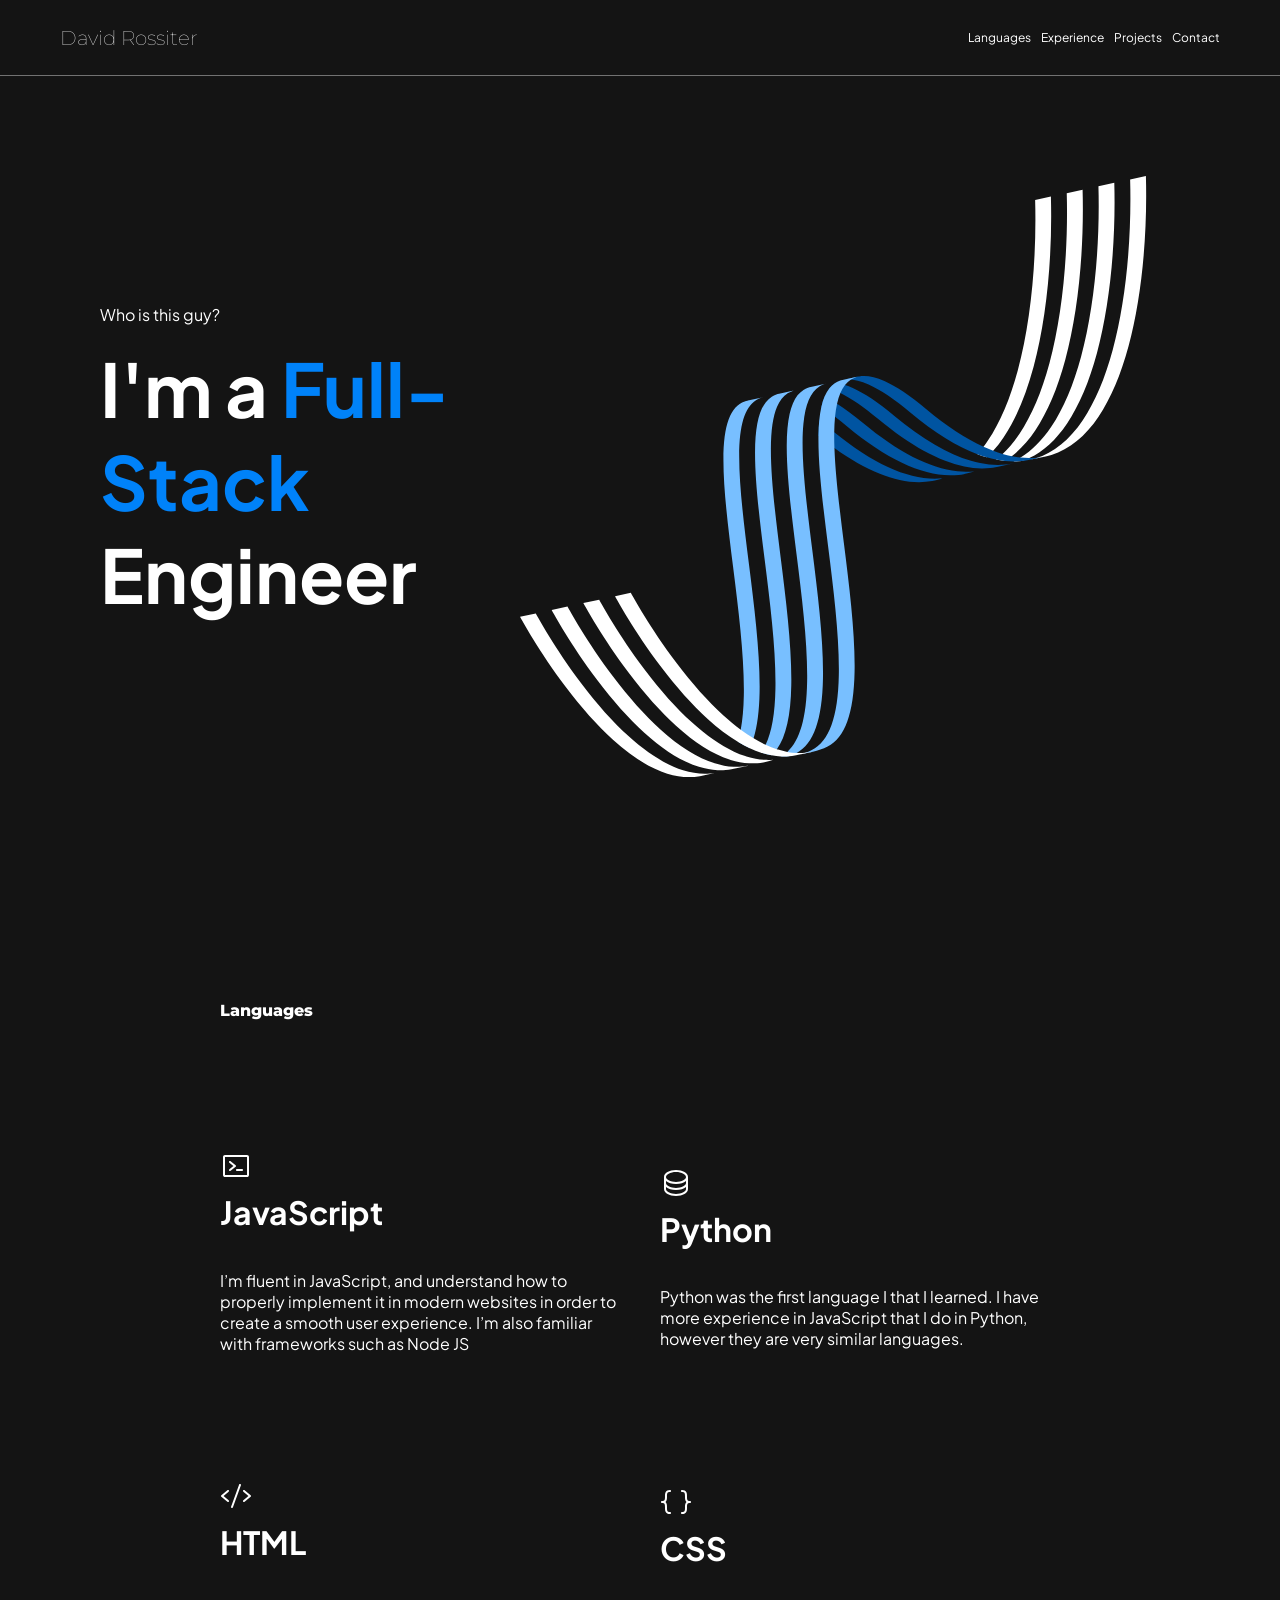
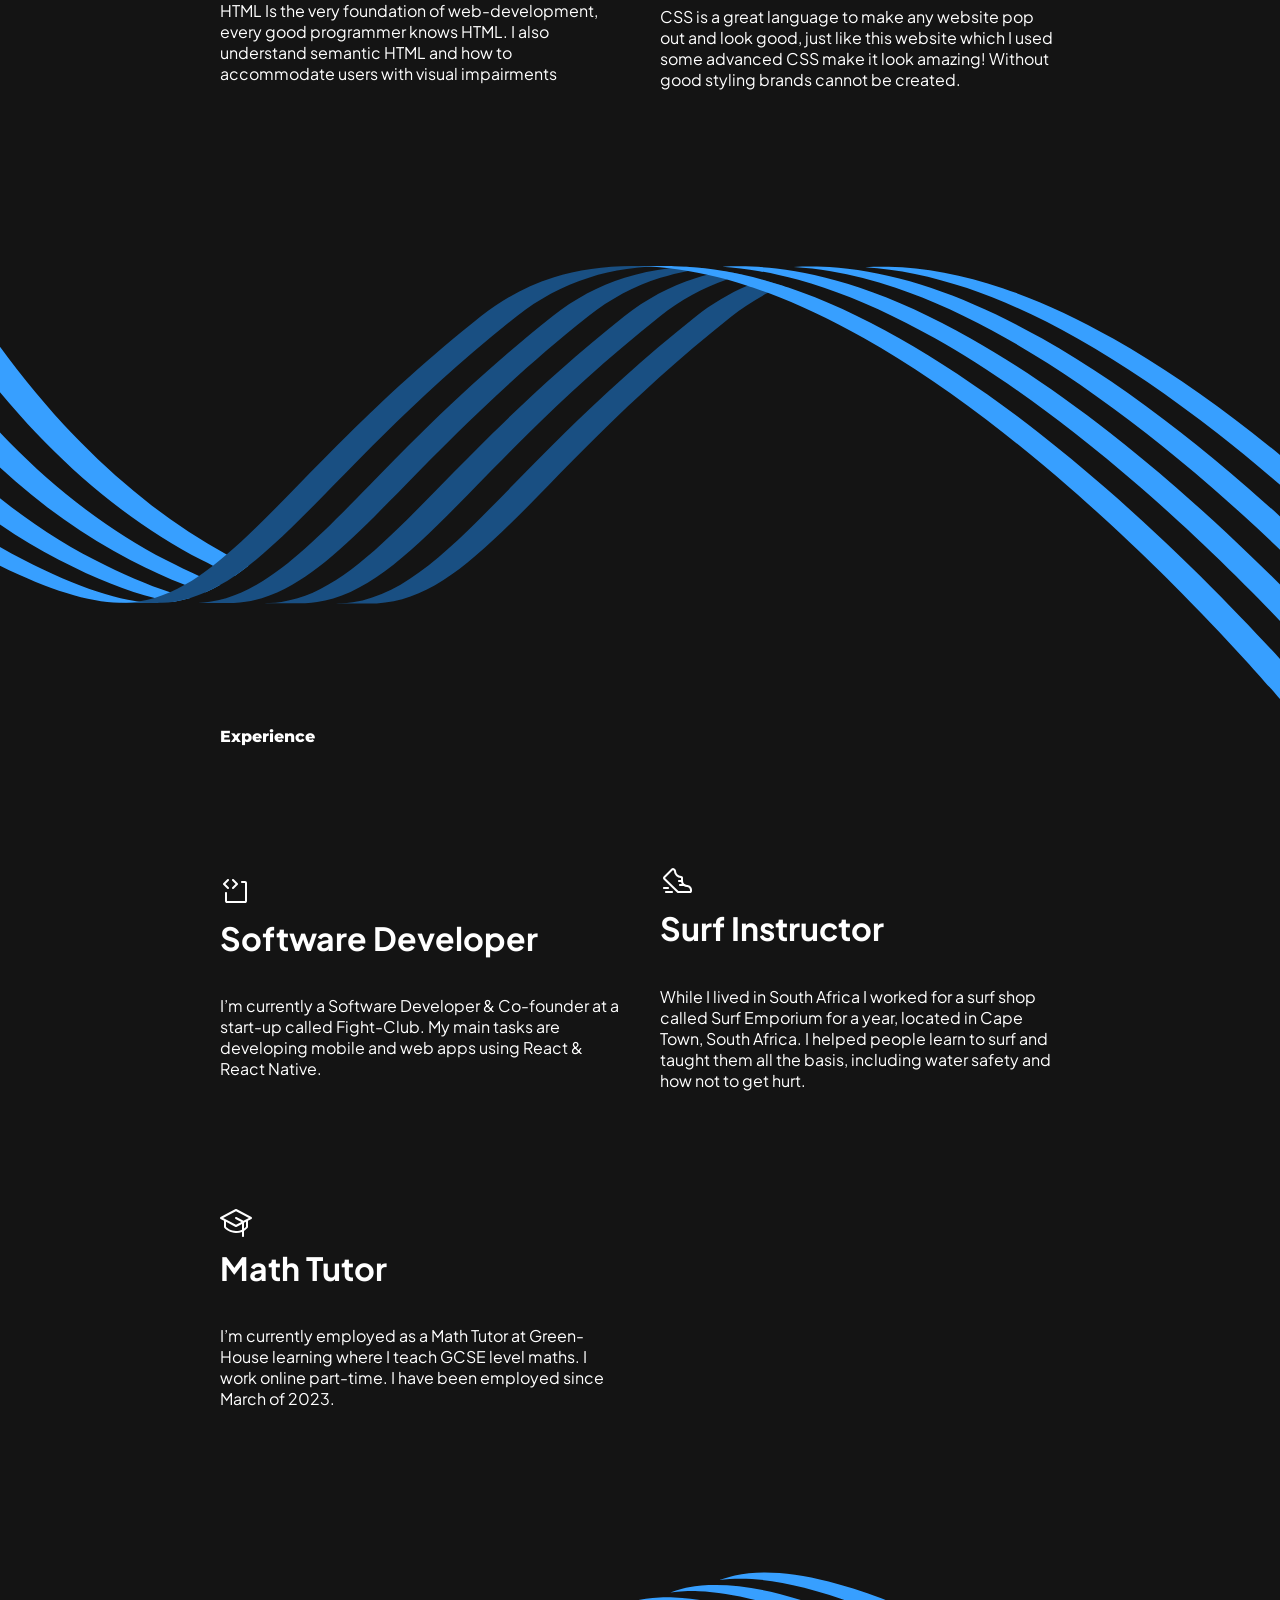
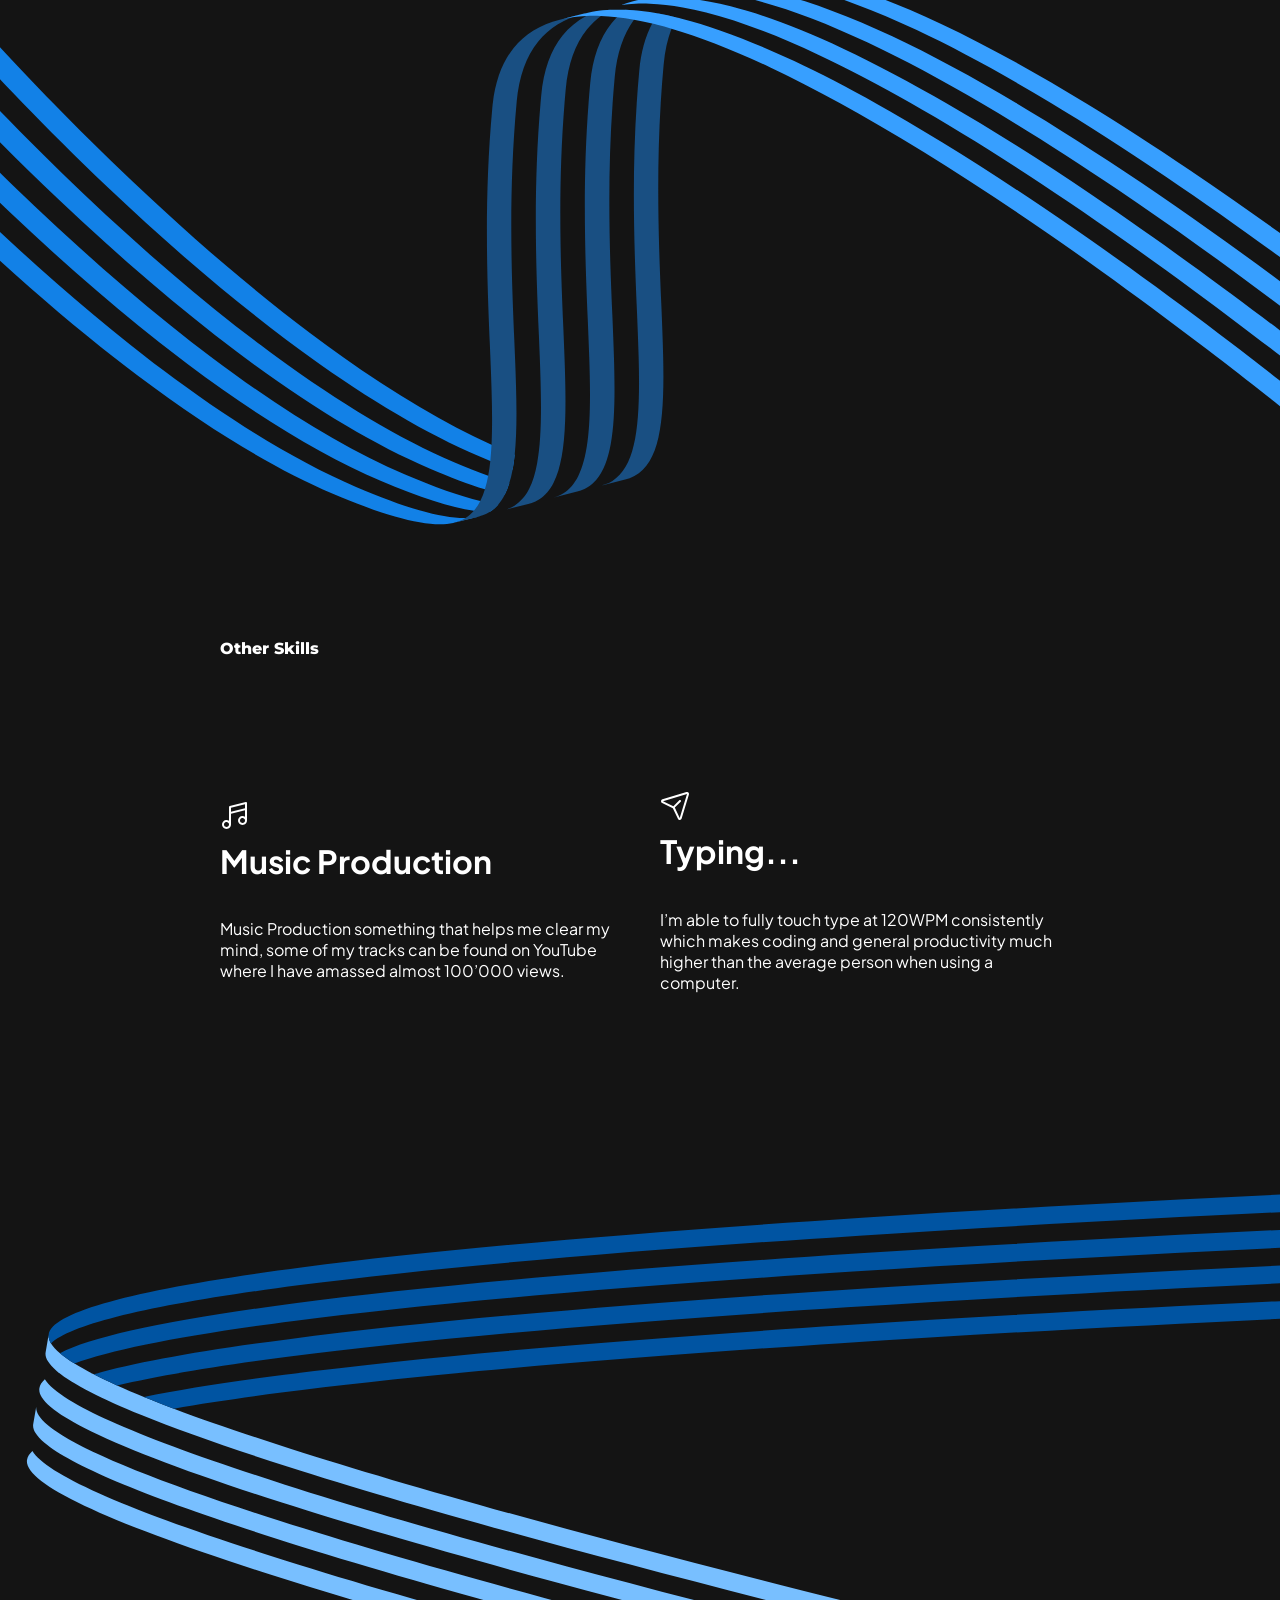
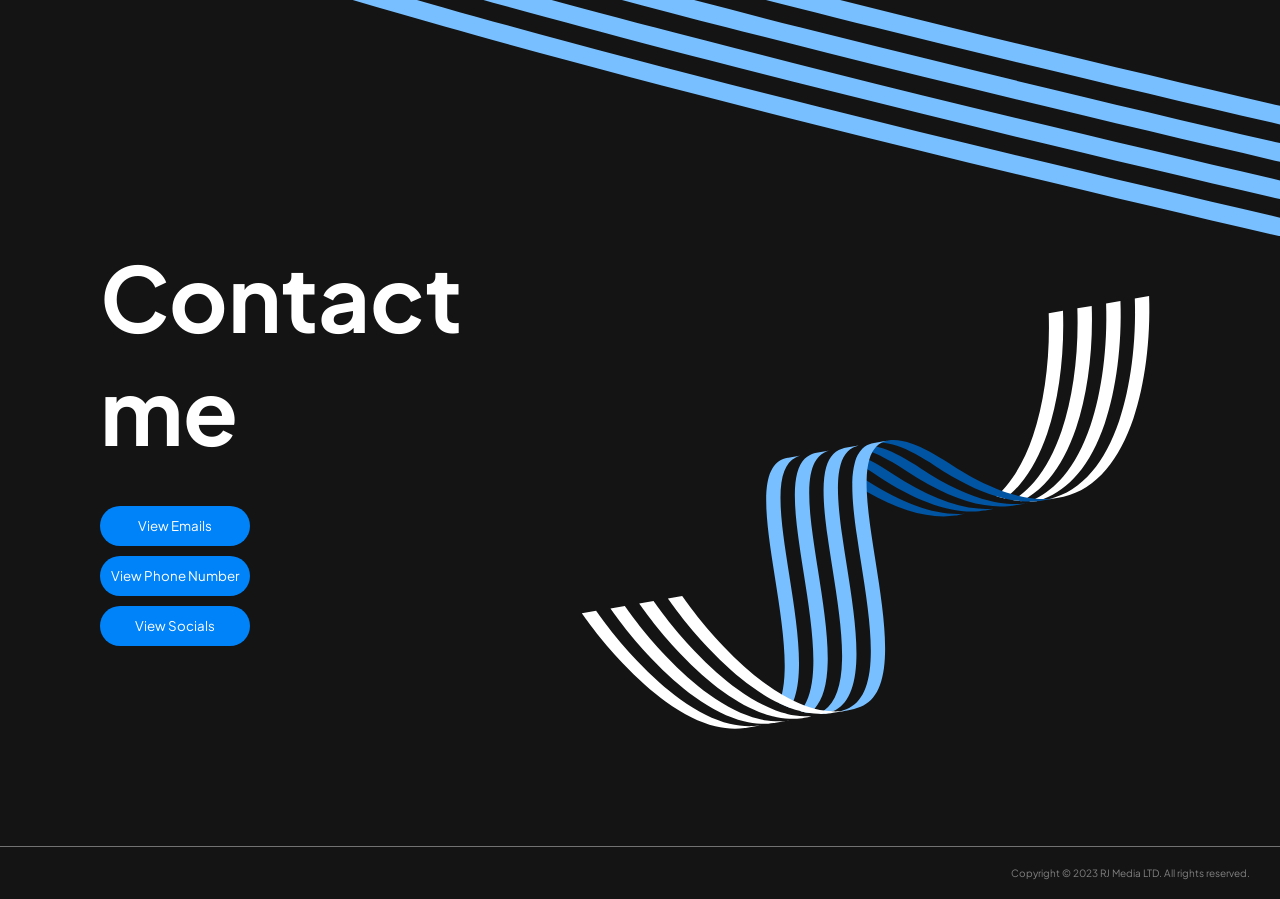
<file: index.html>
<!DOCTYPE html>
<html lang="en">
<head>
    <meta charset="UTF-8">
    <meta http-equiv="X-UA-Compatible" content="IE=edge">
    <meta name="viewport" content="width=device-width, initial-scale=1.0">
    <title>David Rossiter</title>
    <link rel="shortcut icon" type ="image/svg" href="/resources/images/CodeBlock.svg?" />
        
    <link rel="stylesheet" href="/resources/style.css">
    <link rel="preconnect" href="https://fonts.googleapis.com">
    <link rel="preconnect" href="https://fonts.gstatic.com" crossorigin>
    <link href="https://fonts.googleapis.com/css2?family=Montserrat:ital,wght@0,100;0,200;0,300;0,400;0,500;0,600;0,700;0,800;0,900;1,100;1,200;1,300;1,400;1,500;1,600;1,700;1,800;1,900&family=Plus+Jakarta+Sans:ital,wght@0,200;0,300;0,400;0,500;0,600;0,700;0,800;1,200;1,300;1,400;1,500;1,600;1,700;1,800&display=swap" rel="stylesheet">
    
</head>
<body>
    <header>
        <h3>David Rossiter</h3>
        <div class="header-elements">
            <p>Languages</p>
            <p>Experience</p>
            <p>Projects</p>
            <p>Contact</p>
        </div>
    </header>
    <div class="line"></div>
    <div class="landing-page">
        <div class="landing-left-card">
            <p>Who is this guy?</p>
            <h1>I'm a <span style="color: #0082F9">Full-Stack</span> Engineer</h1>
            
        </div>
        <div class="landing-right-card">
            <img src="/resources/images/Group 2wave1.svg">
        </div>
    </div>
    <div class="languages">
        
        <div class="languages-container">
            
            <div class="languages-left-card">
                <h3>Languages</h3>
                <div class="javascript">
                    <img src="/resources/icons/Main Icons/TerminalWindow.svg">
                    <h1>JavaScript</h1>
                    <p>I’m fluent in JavaScript, and understand how to properly implement it in modern websites in order to create a smooth user experience. I’m also familiar with frameworks such as Node JS</p>
                </div>
                <div class="html">
                    <img src="/resources/icons/Main Icons/Codehtml.svg">
                    <h1>HTML</h1>
                    <p>HTML Is the very foundation of web-development, every good programmer knows HTML. I also understand semantic HTML and how to accommodate users with visual impairments </p>
                </div>
            </div>
            <div class="languages-right-card">
                <h3></h3>
                <div class="sql">
                    <img src="/resources/icons/Main Icons/Database.svg">
                    <h1>Python</h1>
                    <p>Python was the first language I that I learned. I have more experience in JavaScript that I do in Python, however they are very similar languages. </p>
                </div>
                <div class="css">
                    <img src="/resources/icons/Main Icons/BracketsCurly.svg">
                    <h1>CSS</h1>
                    <p>CSS is a great language to make any website pop out and look good, just like this website which I used some advanced CSS make it look amazing! Without good styling brands cannot be created. </p>
                </div>
            </div>
        </div>
    </div>
    <div class="language-image">
        <img src="/resources/images/Ribbon-1.svg">
    </div>
    <div class="experience">
        
        <div class="experience-container">
            <div class="experience-left-card">
                <h3>Experience</h3>
                <div class="software-developer">
                    <img src="/resources/icons/Main Icons/CodeBlock.svg">
                    <h1>Software Developer</h1>
                    <p>I’m currently a Software Developer & Co-founder at a start-up called Fight-Club. My main tasks are developing mobile and web apps using React & React Native. </p>
                </div>
                <div class="math-tutor">
                    <img src="/resources/icons/Main Icons/GraduationCap.svg">
                    <h1>Math Tutor</h1>
                    <p>I’m currently employed as a Math Tutor at Green-House learning where I teach GCSE level maths. I work online part-time. I have been employed since March of 2023.</p>
                </div>
            </div>
            <div class="experience-right-card">
                <div class="surf-coach">
                    <img src="/resources/icons/Main Icons/SneakerMove.svg">
                    <h1>Surf Instructor</h1>
                    <p>While I lived in South Africa I worked for a surf shop called Surf Emporium for a year, located in Cape Town, South Africa. I helped people learn to surf and taught them all the basis, including water safety and how not to get hurt.</p>
                </div>
            </div>
        </div>
    </div>
    <div class="experience-image">
        <img src="/resources/images/Group 12.svg">
    </div>
    <div class="other-skills">
        
        <div class="other-skills-container">
            
            <div class="other-skills-left-card">
                <h3>Other Skills</h3>
                <div class="music-production">
                    <img src="/resources/icons/Main Icons/MusicNotes.svg">
                    <h1>Music Production</h1>
                    <p>Music Production something that helps me clear my mind, some of my tracks can be found on YouTube where I have amassed almost 100’000 views.</p>
                </div>
            </div>
            <div class="other-skills-right-card">
                <div class="typing">
                    <img src="/resources/icons/Main Icons/PaperPlaneTilt.svg">
                    <h1>Typing...</h1>
                    <p>I’m able to fully touch type at 120WPM consistently which makes coding and general productivity much higher than the average person when using a computer.</p>
                </div>
            </div>
        </div>
    </div>
    <div class="other-skills-image">
        <img src="/resources/images/Ribbon-3.svg">
    </div>
    <footer>
        <div class="footer-container">
            <div class="footer-left-card">
                <h1>Contact me</h1>
                <div class="contact-container">
                    <div class="contact-buttons">
                        <button id="view-email">View Emails</button>
                        <button id="view-phone">View Phone Number</button>
                        <button id="view-socials">View Socials</button>
                    </div>
                    <div class="contact-info">
                        <div class = "view" id="email">
                            <img src="/resources/icons/Footer Icons/Envelope.svg">
                            <a>davyrossiter@gmail.com</a>
                        </div>
                        <div class = "view" id="phone">
                            <img src="/resources/icons/Footer Icons/Phone.svg">
                            <a>+44 074 1598 8795</a>
                        </div>
                        <div class = "view" id="git-hub">
                            <img src="/resources/icons/Footer Icons/GithubLogo.svg">
                            <a href="https://github.com/davidwrossiter">davidwrossiter</a>
                        </div>
                        <div class = "view" id="linked-in">
                            <img src="/resources/icons/Footer Icons/LinkedinLogo.svg">
                            <a href="https://www.linkedin.com/in/davidwrossiter/">davidwrossiter</a>
                        </div>
                        <div class = "view" id="instagram">
                            <img src="/resources/icons/Footer Icons/InstagramLogo.svg">
                            <a href="https://www.instagram.com/davidwrossiter/">davidwrossiter</a>
                        </div>
                    </div>
                </div>
            </div>
            <div class="footer-right-card">
                <img src="/resources/images/wave1.svg">
            </div>
        </div>
        <div class="line" id="line2"></div>
        <p id="copyright">Copyright © 2023 RJ Media LTD. All rights reserved.</p>
    </footer>
    <script src="/main.js"></script>
</body>
</html>
</file>
<file: resources/style.css>
body {
    margin: 0px;
    padding: 0px;
    background-color: #141414;
}

* {
    font-family: "Plus Jakarta Sans";
}

/* header */

header {
    color: white;
    display: flex;
    justify-content: space-between;
    align-items: center;
    margin-left: 60px;
}

h3 {
    font-family: Montserrat;
    font-weight: 100;
    font-size: 20px;
}

.header-elements {
    display: flex;
    margin-right: 60px;
    align-items: center;
}

.header-elements p {
    margin-left: 10px;
    font-size: 12px;
    font-weight: 400; 
    margin-top: 30px;
    margin-bottom: 30px;
}

hr {
    opacity: 30%;
}


/* landing page */

.line {
    background-color: white;
    height: 1px;
    opacity: 40%;
}

.landing-page {
    color: white;
    display: flex;
    padding-top:0px;
    margin-bottom:0px;
    padding-bottom:0px;
    justify-content: space-around;
    align-items: center;
    margin-top: 40px;
}

.landing-left-card h1 {
    font-size: 74px;
    margin: 0px;
    padding-left: 100px;

    
}

.landing-left-card p {
    padding-left: 100px;
}

.landing-right-card img {
    margin-top: 60px;
    padding-right: 100px;
}

.sql {
    margin-top: 70px;
}

.html,
.css,
.sql,
.javascript {
    height: 300px;
    width: 100%;
    display: flex;
    flex-direction: column;
    padding-bottom: 30px;
    justify-content: center;
    
}

/* languages */

.language-image img {
    margin-top: 0px;
    margin-bottom: 0px;
    width: 100%;
}

.languages {
    margin-top: 160px;
}

.languages-container {
    color: white;
    display: flex;
    justify-content: space-around;
    margin-bottom: 0px;
}

.languages h1 {
    margin-top: 10px;

}

.languages h3 {
    color: white;
    font-size: 16px;
    font-weight: 800;
    
    margin-top: 50px;
    margin-bottom: 50px;
}

.languages img {
    width: 32px;
    padding: 0px;
    margin: 0px;
    margin-top: 80px;
}

.languages-left-card {
    width: 400px;
    margin-left: 200px;
}

.languages-right-card {
    margin-top: 55px;
    width: 400px;
    margin-right: 200px;
}

/* experience */


.software-developer,
.math-tutor,
.surf-coach {
    height: 300px;
    width: 100%;
    display: flex;
    flex-direction: column;
    padding-bottom: 30px;
    justify-content: center;
    
}

.surf-coach {
    margin-top: 70px;
}

.experience-image img {
    margin-top: 0px;
}

.experience {
    margin-top: 20px;
}

.experience-container {
    color: white;
    display: flex;
    justify-content: space-around;
    margin-bottom: 0px;
}

.experience h1 {
    margin-top: 10px;

}


.experience h3 {
    color: white;
    font-size: 16px;
    font-weight: 800;
    margin-top: 0px;
    margin-bottom: 50px;
}

.experience img {
    width: 32px;
    padding: 0px;
    margin: 0px;
    margin-top: 80px;
}

.experience-left-card {
    width: 400px;
    margin-left: 200px;
}

.experience-right-card {
    width: 400px;
    margin-right: 200px;
}

.experience-image img {
    margin: 0px;
    width: 100%;
}

/* other skills */

.typing {
    margin-top: 70px;
}

.music-production,
.typing {
    height: 300px;
    width: 100%;
    display: flex;
    flex-direction: column;
    padding-bottom: 30px;
    justify-content: center;
    
}

.other-skills-image img {
    margin-top: 0px;
}

.other-skills {
    margin-top: 20px;
}

.other-skills-container {
    color: white;
    display: flex;
    justify-content: space-around;
    margin-bottom: 0px;
}

.other-skills h1 {
    margin-top: 10px;

}

.other-skills h3 {
    color: white;
    font-size: 16px;
    font-weight: 800;

    margin-top: 0px;
    margin-bottom: 50px;
}

.other-skills img {
    width: 32px;
    padding: 0px;
    margin: 0px;
    margin-top: 80px;
}

.other-skills-left-card {
    width: 400px;
    margin-left: 200px;
}

.other-skills-right-card {
    width: 400px;
    margin-right: 200px;
}

.other-skills-image img {
    margin: 0px;
    width: 100%;
}

/* contact me */ 

.footer-container {
    margin-top: 00px;
    display: flex;
    justify-content: space-around;
    align-items: center;
}

.footer-right-card img {
    width: 600px;   
    margin-top: 50px;
    margin-right: 100px;
}

.footer-left-card {
    margin-left: 100px;
}

footer h1 {
    color: white;
}

.contact-info {
    display: flex;
    flex-direction: column;
}

.contact-buttons {
    display: flex;
    flex-direction: column;
}

.contact-container {
    display: flex;
}



.view {
    display: flex;
    width: 300px;
    background-color: white;
    margin-top: 10px;
    height: 40px;
    align-items: center;
    border-radius: 20px;
    font-size: 12px;

}

#email {
    margin-top: 0px;
    
}

footer a {
    padding-left: 30px;
 }

.contact-container img {
    padding-left: 30px;
}

.contact-buttons {
    margin-top: 0px;
}

#view-email:hover,
#view-phone:hover,
#view-socials:hover {
    background-color: #005DB2;
}

#view-phone:active,
#view-socials:active,
#view-email:active {
    background-color: #01488A;
}

#view-email,
#view-phone,
#view-socials {
    height: 40px;
    width: 150px;
    margin-top: 10px;
    border: none;
    background-color: #0082F9;
    color: white;
    margin-right: 20px;
    border-radius: 20px;
}

#view-email {
    margin-top: 0px;
}


footer h1 {
    font-size: 90px;
    margin: 0px;
    margin-bottom: 40px;
}

footer hr {
    background-color: white;
}

#copyright {
    color: grey;
    font-size: 10px;
    float: right;
    padding: 10px;
    padding-right: 30px;
}

#line2 {
    margin-top: 100px;
}
</file>
